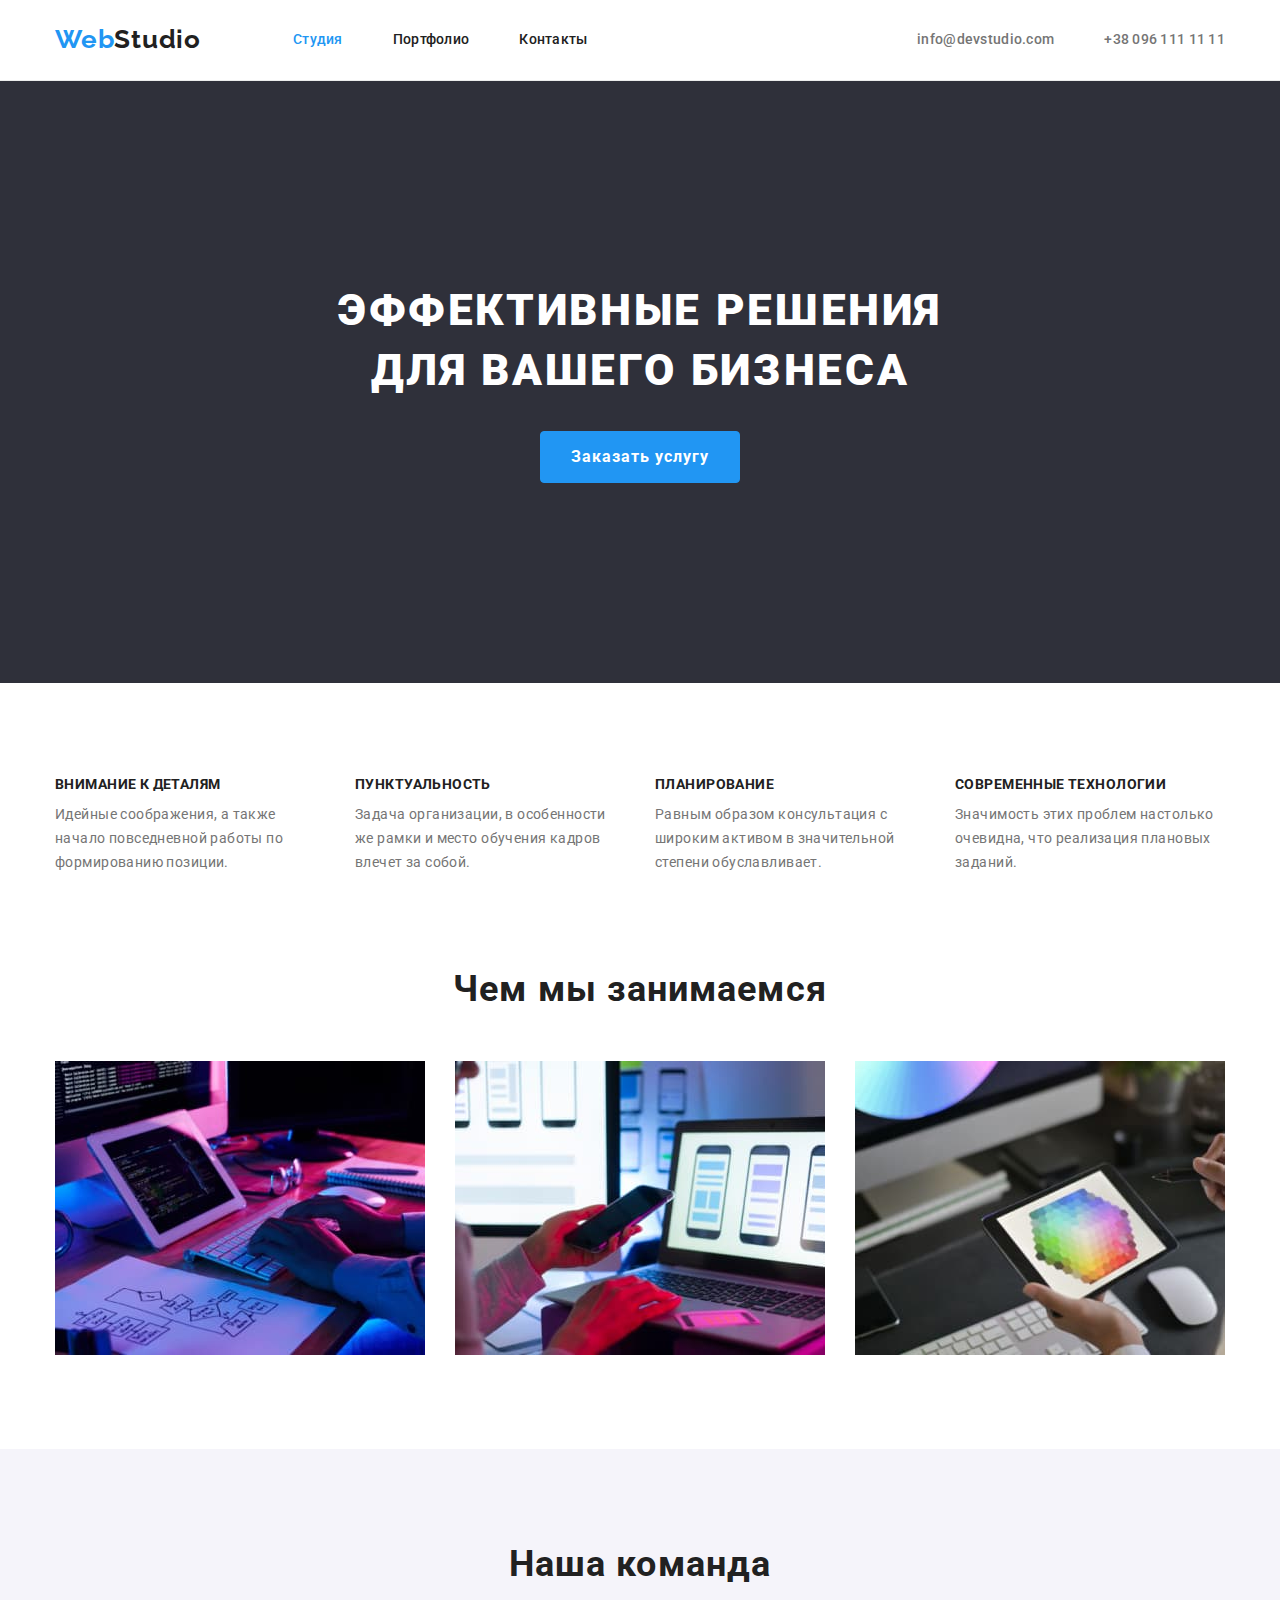
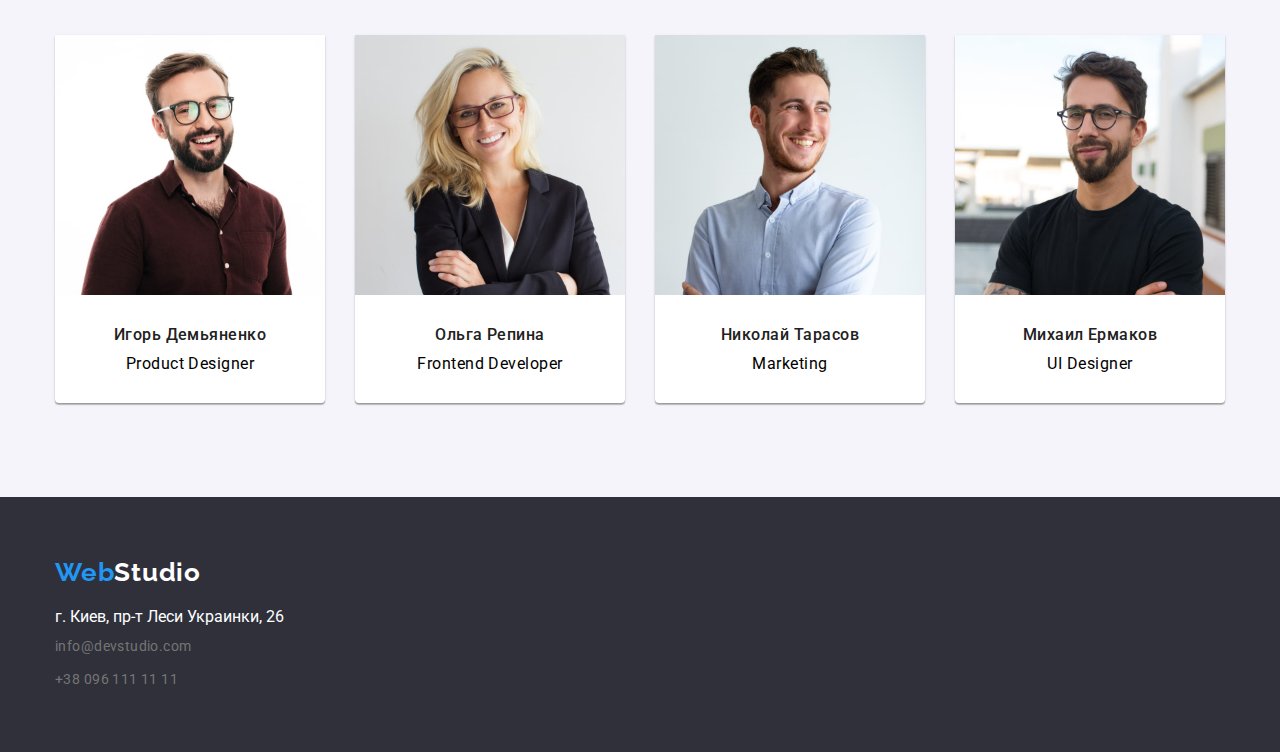
<file: index.html>
<!DOCTYPE html>
<html lang="ru">
<head>
    <meta charset="UTF-8">
    <meta http-equiv="X-UA-Compatible" content="IE=edge">
    <meta name="viewport" content="width=device-width, initial-scale=1.0">
    <title>Document</title>
    <link rel="preconnect" href="https://fonts.googleapis.com">
<link rel="preconnect" href="https://fonts.gstatic.com" crossorigin>
<link href="https://fonts.googleapis.com/css2?family=Raleway:wght@700&family=Roboto:wght@400;500;700;900&display=swap" rel="stylesheet">
<link rel="stylesheet" href="https://cdnjs.cloudflare.com/ajax/libs/modern-normalize/1.1.0/modern-normalize.min.css">
<link rel="stylesheet" href="./css/styles.css">
</head>
<body>
     <!--HEADER  -->
    <header class="header">
        <div class="container header-container">
        <a lang="en" class="logo link" href="./index.html">  Web<span class="logo-second-color">Studio</span>  </a>
        <nav class="navigation">
        <ul class="nav-list list"> 
            <li class="nav-list-item"><a class="link nav-link-item current" href="./index.html">Студия </a></li>
            <li class="nav-list-item"><a class="link nav-link-item" href="./portfolio.html"> Портфолио</a></li>
            <li class="nav-list-item"><a class="link nav-link-item" href="">Контакты </a></li>
        </ul>
        </nav>
        <ul class="list header-contact">
            <li class="contact-info"><a class="mail link" href="mailto:info@devstudio.com"> info@devstudio.com</a></li>
            <li><a class="tel link" href="tel:+380961111111"> +38 096 111 11 11 </a></li>
        </ul>
    </div>
    </header>
    <main>
         <!-- HERO --> 
        <section class="section-hero section">
            <div class="container hero-container">
            <h1 class="main-title">
                Эффективные решения <br>  для вашего бизнеса
            </h1>
            <button type="button" class="modal-button">Заказать услугу</button>
        </div>
        </section>
         <!-- ADVANTAGES --> 
        <section class="section-advantages section">
            <div class="container">
                <h2 hidden class="title-hid">Особенности</h2>
            <ul class="list advantages-container">
                <li class="advantages-list">
                    <h3 class="subtitle subtitle-advan">Внимание к деталям</h3>
                    <p class="description desc-advan"> Идейные соображения, а также начало повседневной работы по формированию позиции.</p>
                </li>
                <li class="advantages-list">
                    <h3 class="subtitle subtitle-advan">Пунктуальность</h3>
                    <p class="description desc-advan">Задача организации, в особенности же рамки и место обучения кадров влечет за собой. </p>
                </li>
                <li class="advantages-list">
                    <h3 class="subtitle subtitle-advan">Планирование</h3>
                    <p class="description desc-advan"> Равным образом консультация с широким активом в значительной степени обуславливает.</p>
                </li>
                <li class="advantages-list">
                    <h3 class="subtitle subtitle-advan">Современные технологии</h3>
                    <p class="description desc-advan" >Значимость этих проблем настолько очевидна, что реализация плановых заданий.</p>
                </li>
            </ul>
        </div>
        </section>
        <!--WORKS  -->
        <section class="section-works section">
            <div class="container" >
            <h2 class="title">Чем мы занимаемся</h2>
            <ul  class="list works-container">
                <li class="work-list"><img src="./images/img-1.jpg" alt="проект" width="370" height="294"></li>
                <li class="work-list"><img src="./images/img-2.jpg" alt="приложение" width="370" height="294"></li>
                <li class="work-list"><img src="./images/img-3.jpg" alt="результат" width="370" height="294"></li>
            </ul>
        </div>
        </section>
        <!--TEAM -->
        <section class="section-team section">
            <div class="container">
            <h2 class="title">Наша команда</h2>
            <ul class="list team-container">
                <li class="team-list">
                    <img src="./images/img-4.jpg" alt="мужчина с бородой" width="270" height="260"> 
                    <h3 class="subtitle-team">Игорь Демьяненко</h3> 
                    <p lang="en" class="qualification">Product Designer</p> 
                </li>
                <li class="team-list">
                    <img src="./images/img-5.jpg" alt="кравивая женщина" width="270" height="260">
                    <h3 class="subtitle-team">Ольга Репина</h3>
                    <p lang="en" class="qualification">Frontend Developer</p>
                </li>
                <li class="team-list"><img src="./images/img-6.jpg" alt="интересный мужчина" width="270" height="260">
                    <h3 class="subtitle-team">Николай Тарасов</h3>
                    <p lang="en" class="qualification">Marketing</p>
                </li>
                <li class="team-list">
                    <img src="./images/img-7.jpg" alt="загадочный мужчина" width="270" height="260">
                    <h3 class="subtitle-team">Михаил Ермаков</h3>
                    <p lang="en" class="qualification">UI Designer</p>
                </li>
            </ul> 
        </div>
        </section>
    </main> 
    <!--FOOTER-->
    <footer class="footer-theme">
        <div class="container">
        <div class="logo-footer"> <a lang="en" class="logo link" href="./index.html">  Web<span class="logo-light-color">Studio</span></a> </div>
        <address class="address"> 
                <ul class="list">
                <li class="footer-list"><a href="https://goo.gl/maps/PEtUD6FRup9HMeJw8" target="_blank" rel="noopener noreferrer" class="link map">г. Киев, пр-т Леси Украинки, 26</a></li>
                <li class="footer-list"><a href="mailto:info@devstudio.com" class="link contact-list contact"> info@devstudio.com</a></li>
                <li><a href="tel:+380961111111" class="link contact-list contact"> +38 096 111 11 11 </a></li>
            </ul> 
            </address> 
        </div> 
      
    </footer>
</html>
</file>
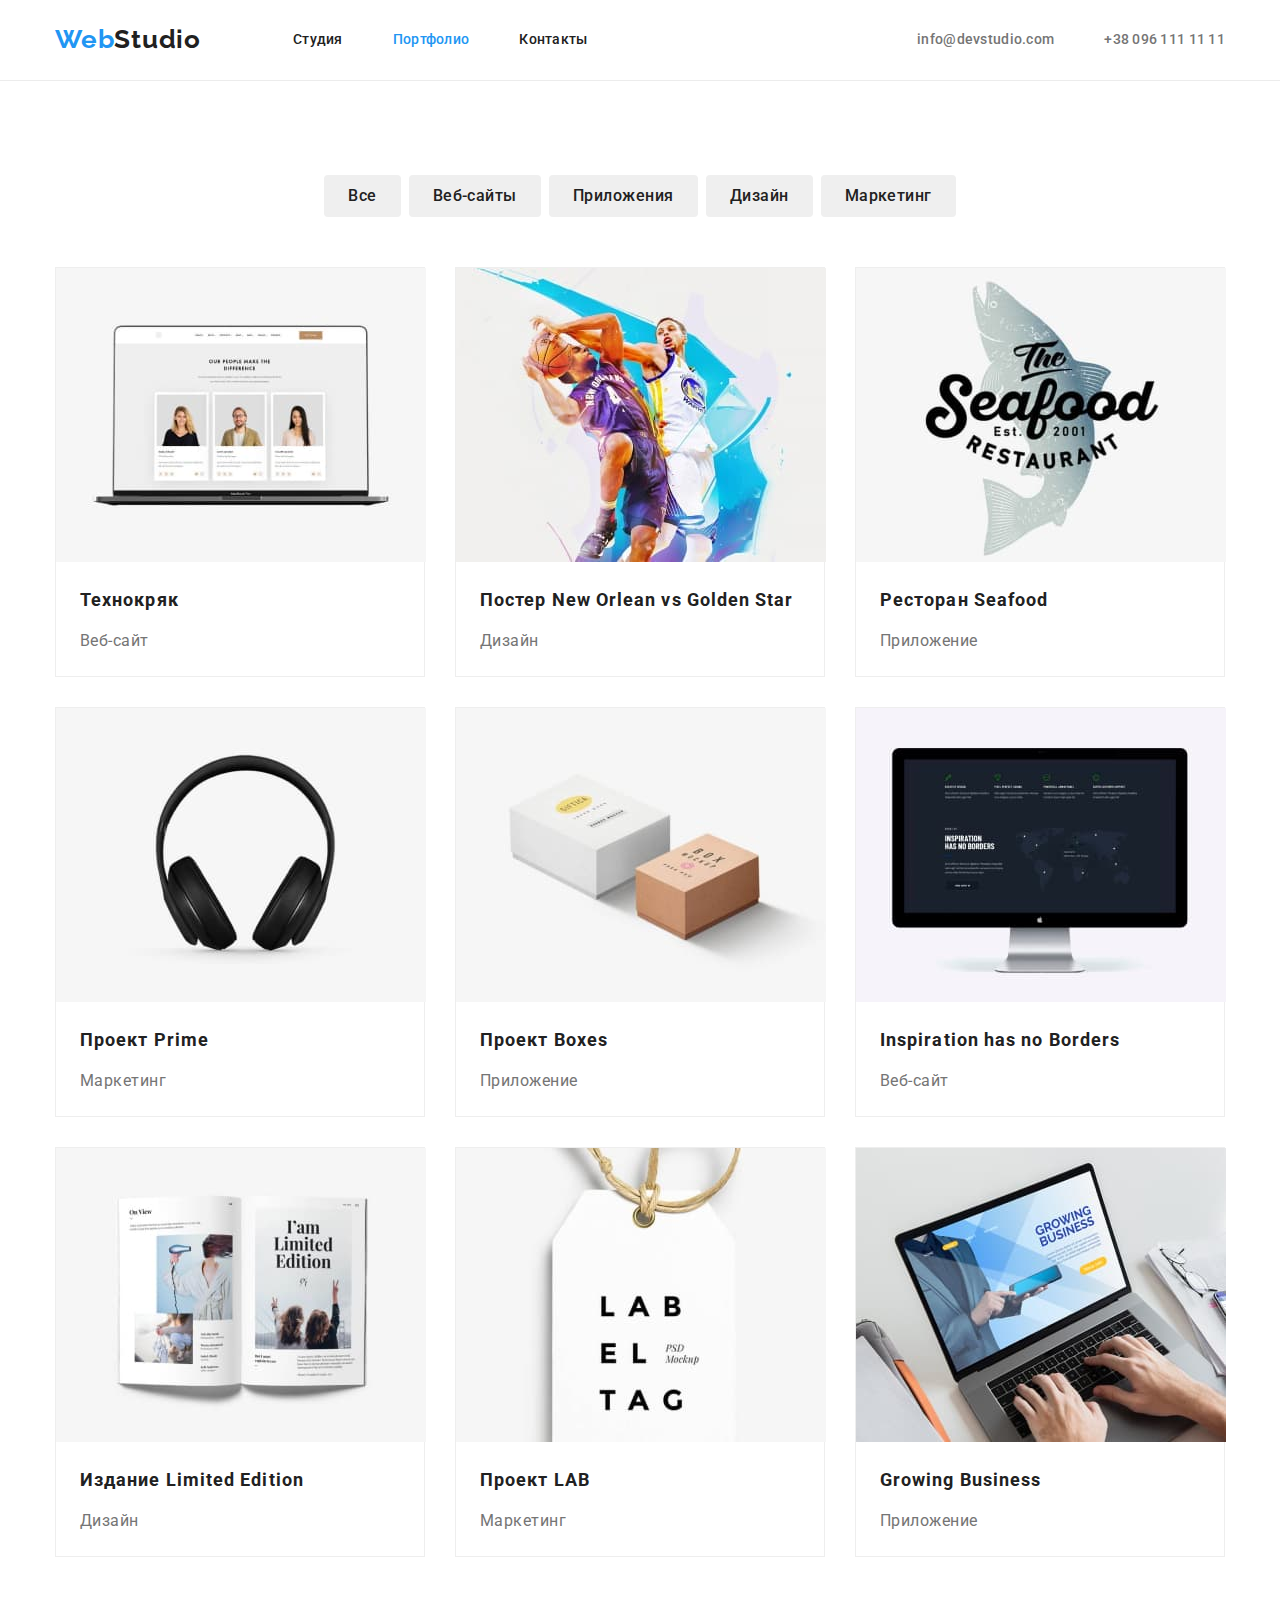
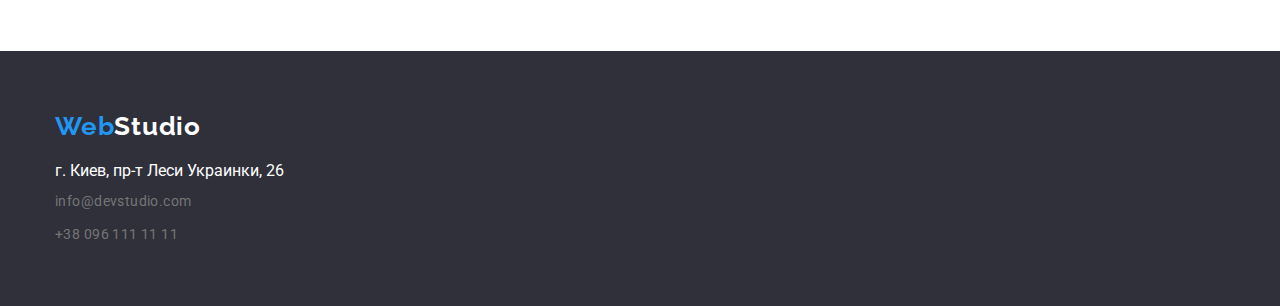
<file: portfolio.html>
<!DOCTYPE html>
<html lang="ru">
  <head>
    <meta charset="UTF-8" />
    <meta http-equiv="X-UA-Compatible" content="IE=edge" />
    <meta name="viewport" content="width=device-width, initial-scale=1.0" />
    <title>Document</title>
    <link rel="preconnect" href="https://fonts.googleapis.com" />
    <link rel="preconnect" href="https://fonts.gstatic.com" crossorigin />
    <link
      href="https://fonts.googleapis.com/css2?family=Raleway:wght@700&family=Roboto:wght@400;500;700;900&display=swap"
      rel="stylesheet"
    />
    <link rel="stylesheet" href="https://cdnjs.cloudflare.com/ajax/libs/modern-normalize/1.1.0/modern-normalize.min.css">
    <link rel="stylesheet" href="./css/styles.css" />
  </head>
  <body>
    <header class="header">
      <div class="container header-container">
      <a lang="en" class="logo link" href="./index.html">  Web<span class="logo-second-color">Studio</span>  </a>
      <nav class="navigation">
      <ul class="nav-list list"> 
          <li class="nav-list-item"><a class="link nav-link-item" href="./index.html">Студия </a></li>
          <li class="nav-list-item"><a class="link nav-link-item current" href="./portfolio.html"> Портфолио</a></li>
          <li class="nav-list-item"><a class="link nav-link-item" href="">Контакты </a></li>
      </ul>
      </nav>
      <ul class="list header-contact">
          <li class="contact-info"><a class="mail link" href="mailto:info@devstudio.com"> info@devstudio.com</a></li>
          <li><a class="tel link" href="tel:+380961111111"> +38 096 111 11 11 </a></li>
      </ul>
  </div>
  </header>
    <main>
      <section  class="page-portfolio section">
        <div class="container">
        <h1 hidden class="title-hid">веб студия примеры работ</h1>
      <ul class="list button-container">
        <li class="list-button"><button type="button" class="list-button-item">Все</button></li>
        <li class="list-button"><button type="button" class="list-button-item">Веб-сайты</button></li>
        <li class="list-button"><button type="button" class="list-button-item">Приложения</button></li>
        <li class="list-button"><button type="button" class="list-button-item">Дизайн</button></li>
        <li class="list-button"><button type="button" class="list-button-item">Маркетинг</button></li>
      </ul>
      
        <ul class="list portfolio-container">
          <li class="portfolio-list">
            <a class="link" href="" target="_blank" rel="noopener noreferrer">
              <img
                src="./images/portfolio/imgp-1.jpg"
                alt="три менеджера"
                width="370"
                height="294"
              />
              <h2 class="subtitle portfolio-item">Технокряк</h2>
              <p class="desc-portfolio">Веб-сайт</p>
            </a>
          </li>
          <li class="portfolio-list">
            <a class="link" href="" target="_blank" rel="noopener noreferrer">
              <img
                src="./images/portfolio/imgp-2.jpg"
                alt="мужчины играют"
                width="370"
                height="294"
              />

              <h2 class="subtitle portfolio-item">Постер New Orlean vs Golden Star</h2>

              <p class="desc-portfolio">Дизайн</p>
            </a>
          </li>
          <li class="portfolio-list">
            <a class="link link-works" href="" target="_blank" rel="noopener noreferrer">
              <img
                src="./images/portfolio/imgp-3.jpg"
                alt="логотип ресторана"
                width="370"
                height="294"
              />

              <h2 class="subtitle portfolio-item">Ресторан Seafood</h2>
              <p class="desc-portfolio">Приложение</p></a
            >
          </li>
          <li class="portfolio-list">
            <a class="link link-works" href="" target="_blank" rel="noopener noreferrer">
              <img src="./images/portfolio/imgp-4.jpg" alt="наушники" width="370" height="294" />
              <h2 class="subtitle portfolio-item">Проект Prime</h2>
              <p class="desc-portfolio">Маркетинг</p></a
            >
          </li>
          <li class="portfolio-list">
            <a class="link link-works" href="" target="_blank" rel="noopener noreferrer">
              <img src="./images/portfolio/imgp-5.jpg" alt="коробки" width="370" height="294" />
              <h2 class="subtitle portfolio-item">Проект Boxes</h2>
              <p class="desc-portfolio">Приложение</p></a
            >
          </li>
          <li class="portfolio-list">
            <a class="link link-works" href="" target="_blank" rel="noopener noreferrer">
              <img src="./images/portfolio/imgp-6.jpg" alt="монитор" width="370" height="294" />

              <h2 class="subtitle portfolio-item">Inspiration has no Borders</h2>
              <p class="desc-portfolio">Веб-сайт</p></a
            >
          </li>
          <li class="portfolio-list">
            <a class="link link-works" href="" target="_blank" rel="noopener noreferrer">
              <img src="./images/portfolio/imgp-7.jpg" alt="журнал" width="370" height="294" />

              <h2 class="subtitle portfolio-item">Издание Limited Edition</h2>
              <p class="desc-portfolio">Дизайн</p></a
            >
          </li>
          <li class="portfolio-list">
            <a class="link link-works" href="" target="_blank" rel="noopener noreferrer">
              <img src="./images/portfolio/imgp-8.jpg" alt="этикетка" width="370" height="294" />
              <h2 class="subtitle portfolio-item">Проект LAB</h2>
              <p class="desc-portfolio">Маркетинг</p></a
            >
          </li>
          <li class="portfolio-list">
            <a class="link link-works" href="" target="_blank" rel="noopener noreferrer">
              <img src="./images/portfolio/imgp-9.jpg" alt="ноутбук" width="370" height="294" />
              <h2 class="subtitle portfolio-item">Growing Business</h2>
              <p class="desc-portfolio">Приложение</p></a
            >
          </li>
        </ul>
      </div>
    </section>
    </main>
    <footer class="footer-theme">
      <div class="container">
      <div class="logo-footer"> <a lang="en" class="logo link" href="./index.html">  Web<span class="logo-light-color">Studio</span></a> </div>
      <address class="address"> 
              <ul class="list">
              <li class="footer-list"><a href="https://goo.gl/maps/PEtUD6FRup9HMeJw8" target="_blank" rel="noopener noreferrer" class="link map">г. Киев, пр-т Леси Украинки, 26</a></li>
              <li class="footer-list"><a href="mailto:info@devstudio.com" class="link contact-list contact"> info@devstudio.com</a></li>
              <li><a href="tel:+380961111111" class="link contact-list contact"> +38 096 111 11 11 </a></li>
          </ul> 
          </address> 
      </div> 
    </footer>
  </body>
</html>
</file>
<file: css/styles.css>
:root {
  --accent-color: #2196f3;
  --primary-font-family: Roboto, sans-serif;
  --secondary-font-family: Raleway, sans-serif;
  --primary-color-text: #757575;
  --secondary-color-text: #212121;
  --primary-color-text-dark-theme: #ffffff;
  --dark-background: #2F303A;
  --light-background:#F5F4FA;
}

body {
  font-family: var(--primary-font-family);
  background:#FFFFFF;
}
.list {
  list-style: none;
  padding: 0;
  margin: 0;
}

.link {
  text-decoration: none;
}
.nav-list .link.current {
  color: var(--accent-color);
}

h1,h2,h3,p {
  margin-top: 0;
  margin-bottom: 0;
}

ul,ol {
  margin-top: 0;
  margin-bottom: 0;
  margin-left: 0;
}

img {
  display: block;
}

header {
  padding-top: 24px;
  padding-bottom: 25px;
}

.container {
  width: 1200px;
  margin-left: auto;
  margin-right: auto;
  padding-left: 15px;
  padding-right: 15px;
}

 
  /*  outline: 2px;*/

  /* ========= START COMPONENTS ========= */
  .section {
    padding: 94px 0;
  }

  .title {
    margin-bottom: 50px;
    font-weight: 700;
    font-size: 36px;
    line-height: 1.17;
    text-align: center;
    letter-spacing: 0.03em;
    color: var(--secondary-color-text);
  }
  
  .subtitle {
    font-weight: 700;
    color: var(--secondary-color-text);
    }

  /*  ========= END COMPONENTS ========= */

  /* ========= START HEADER ========= */
  
  .header-container,
  .navigation,
  .nav-list,
  .header-contact {
  display: flex;
  align-items: center
  }
  .logo-second-color {
    color: var(--secondary-color-text);
  }
  .header {
    border-bottom: 1px solid #ECECEC;;
  }
  .logo {
    font-family: var(--secondary-font-family);
    font-weight: 700;
    font-size: 26px;
    line-height: 1.19;
    letter-spacing: 0.03em;
    color: var(--accent-color);
    margin-right: 92px;
  }
  
  .nav-list-item:not(:last-child) {
    margin-right: 50px;
  }

.nav-link-item {
  font-weight: 500;
  font-size: 14px;
  line-height: 1.14;
  letter-spacing: 0.02em;
  color:var(--secondary-color-text);
}

.nav-link-item:hover,
.nav-link-item:focus {
  color: var(--accent-color);
}
.mail,
.tel {
  font-weight: 500;
  font-size: 14px;
  line-height: 1.14;
  letter-spacing: 0.02em;
  color: var(--primary-color-text);
}

.header-contact {
  margin-left: auto;
}
.contact-info {
  margin-right: 50px;
}
.mail:hover,
.mail:focus,
.tel:focus,
.tel:hover {
  color: var(--accent-color);
}

/* ========= END HEADER ========= */

/* ========= START HERO ========= */



  .section-hero {
    background: var(--dark-background);
    text-align: center;
    padding-top: 200px;
    padding-bottom: 200px;
    }

.main-title {
  font-weight: 900;
  font-size: 44px;
  line-height: 1.36;
  margin-bottom: 30px;
  letter-spacing: 0.06em;
  text-transform: uppercase;
  color: var(--primary-color-text-dark-theme);
  align-items: center;
  align-content:center;

}
.modal-button {
  display: inline-block;
  min-width: 200px;
  padding: 10px 20px;
  border: 1px solid var(--accent-color);
  border-radius: 4px;
  font-family: inherit;
  font-weight: 700;
  font-size: 16px;
  line-height: 1.88;
  text-align: center;
  letter-spacing: 0.06em;
  color: var(--primary-color-text-dark-theme);
  background-color: var(--accent-color);
  cursor: pointer;
}
/* ========= END HERO ========= */

/* ========= START ADVANTAGES ========= */
.section-advantages {
  padding-bottom: 0;
}

.advantages-container {
  display: flex;
}
.subtitle-advan {
  font-size: 14px;
  line-height: 1.14;
  letter-spacing: 0.03em;
  text-transform: uppercase;
  margin-bottom: 10px;
}
.advantages-list:not(:last-child) {
  margin-right: 30px;
}
.desc-advan {
  font-size: 14px;
  line-height: 1.71;
  letter-spacing: 0.03em;
  width: 270px;
}
.description {
  color: var(--primary-color-text);
  font-size: 14px;
  line-height: 1.71;
  letter-spacing: 0.03em;
}
  

/* ========= END ADVANTAGES ========= */

/* ========= START WORKS ========= */
.works-container {
  display: flex;
}
.work-list:not(:last-child) {
  margin-right: 30px;
}
/* ========= END WORKS ========= */

/* ========= START TEAM ========= */
.team-container {
  display: flex;
}

.team-list {
  padding-bottom: 30px;
  background: #FFFFFF;
  box-shadow: 0px 1px 3px rgba(0, 0, 0, 0.12), 0px 1px 1px rgba(0, 0, 0, 0.14), 0px 2px 1px rgba(0, 0, 0, 0.2);
  border-radius: 0px 0px 4px 4px;
}

.team-list:not(:last-child) {
  margin-right: 30px;
}
.section-team {
background:var(--light-background); 
}
.subtitle-team {
  font-weight: 500;
  font-size: 16px;
  line-height: 1.19;
  letter-spacing: 0.03em;
  color: var(--secondary-color-text);
  margin-top: 30px;
  margin-bottom: 10px;
  text-align: center;
}
.qualification {
  font-size: 16px;
  line-height: 1.19;
  text-align: center;
  letter-spacing: 0.03em;
  }

/* ========= END TEAM ========= */

/* ========= START FOOTER ========= */
.logo-footer {
  display: inline-block;
  margin-bottom: 20px;
 }
.footer-list {
  margin-bottom: 9px;
}
.logo-light-color {
  color: var(--primary-color-text-dark-theme);
}
.contact-list {
font-weight: 400;
font-size: 14px;
line-height: 1.71;
letter-spacing: 0.03em;

}
.map {
  color: var(--primary-color-text-dark-theme);
}
.contact {
  color: var(--primary-color-text);
}
.contact-list:hover,
.contact-list:focus {
  color:var(--accent-color);
}
.address {
  font-style: normal;
}
.footer-theme {
background: var(--dark-background);
padding-top: 60px;
padding-bottom: 60px;
}
/* ========= END FOOTER  ========= */
/* ========= START PORTFOLIO ========= */
.page-portfolio {
  padding-top: 94px;
  padding-bottom: 94px;
}
.button-container {
  display: flex;
  justify-content: center;
  margin-bottom: 50px;
}
.portfolio-container {
  display: flex;
  flex-wrap: wrap;
}
.list-button:not(:last-child){
  margin-right: 8px;
}

.list-button-item {
  padding: 6px 22px;
font-family: inherit;
font-weight: 500;
font-size: 16px;
line-height: 1.63;
text-align: center;
letter-spacing: 0.03em;
color: var(--secondary-color-text);
cursor: pointer;
border-radius: 4px;
border-color:transparent;
}
.list-button-item:not(:last-child) {
  margin-right:8px;
}

.list-button-item:hover,
.list-button-item:focus{
  color: var(--primary-color-text-dark-theme);
  background-color: var(--accent-color);
}
.link-works:hover,
.link-works:focus {
  color:var(--accent-color);
}
  
  .portfolio-list {
    width: 370px;
    margin-right: 30px;
    margin-bottom: 30px;
    background: #FFFFFF;
    border: 1px solid #EEEEEE;
    box-sizing: border-box;
  }

  .portfolio-list:nth-child(3n) {
    margin-right: 0;
  }
  .portfolio-list:nth-last-child(-n+3) {
    margin-bottom: 0;
  }
  .portfolio-item {
    margin: 20px 0 8px 24px;
    font-size: 18px;
    line-height: 2;
    letter-spacing: 0.06em;
  }
  .desc-portfolio {
    font-size: 16px;
    line-height: 1.88;
    letter-spacing: 0.03em;
    color: var(--primary-color-text);
    margin: 0 0 20px 24px;
  }
/* ========= END PORTFOLIO ========= */
</file>
